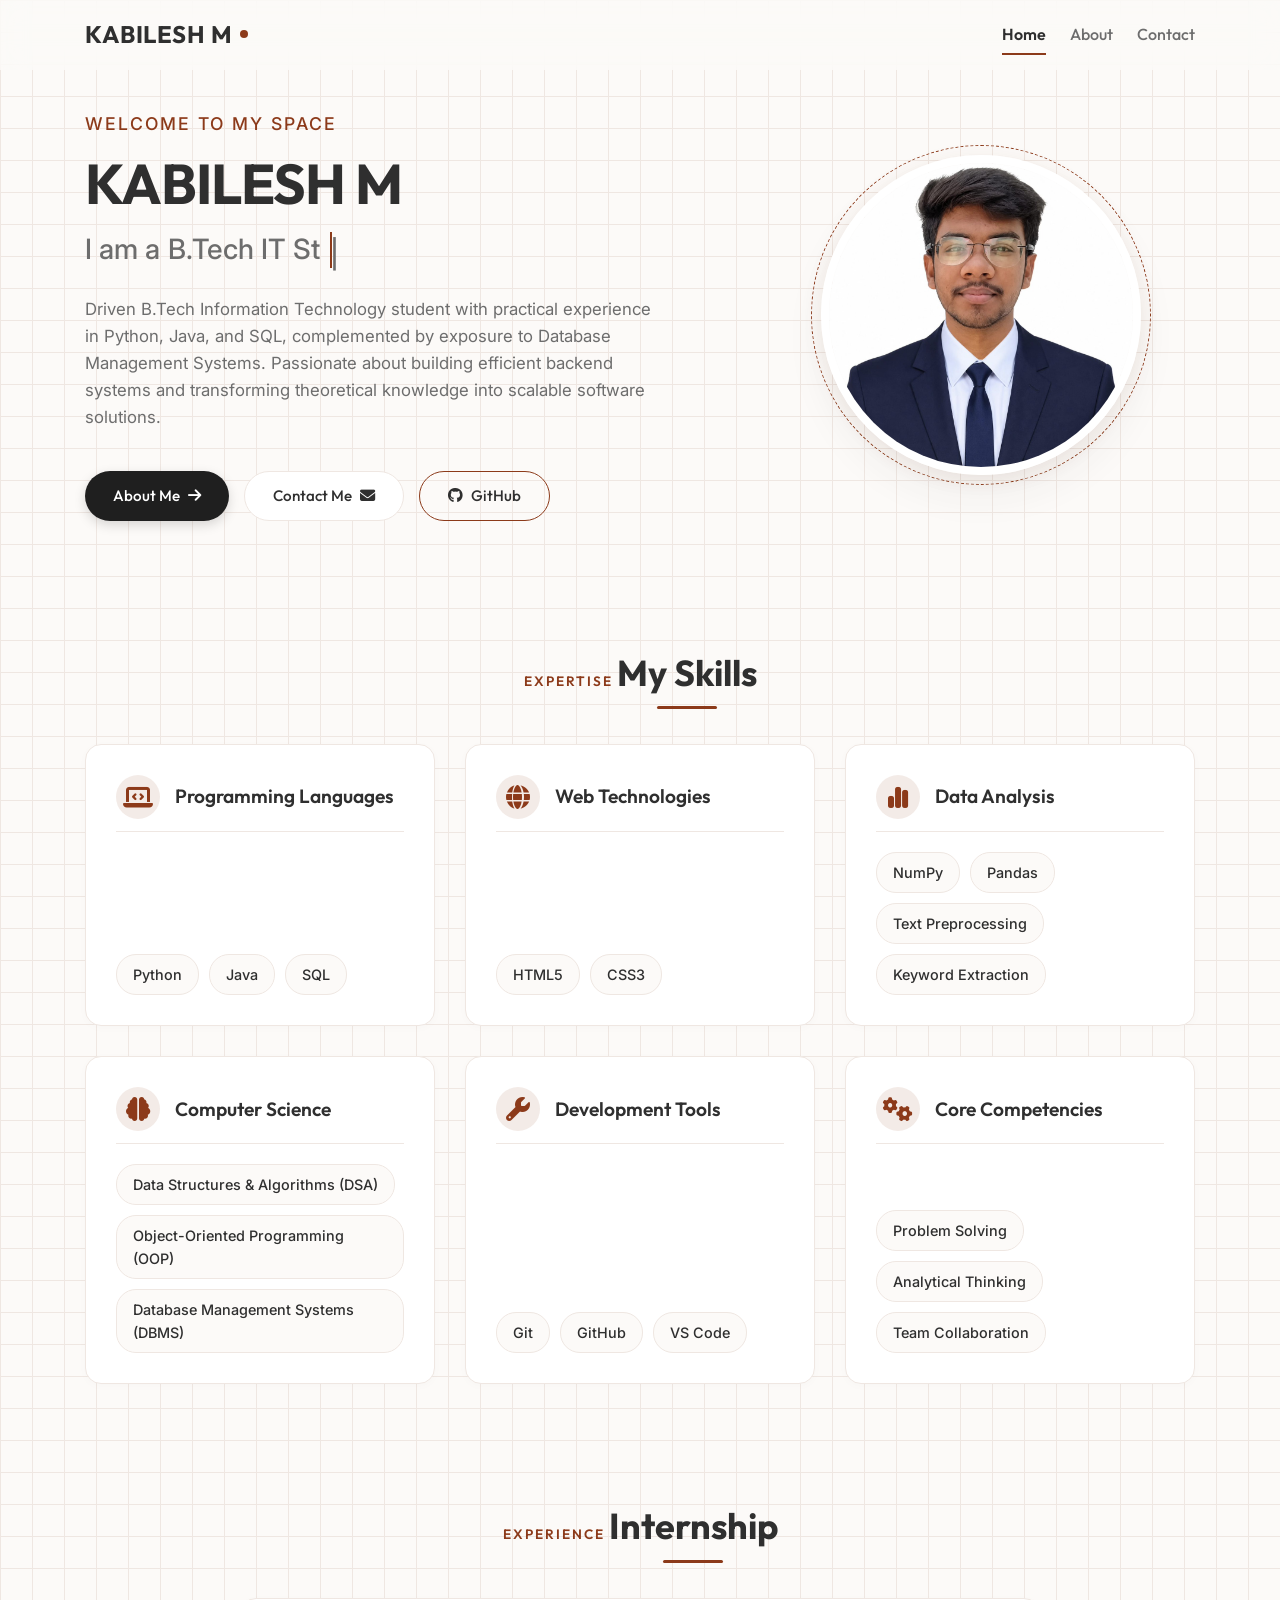
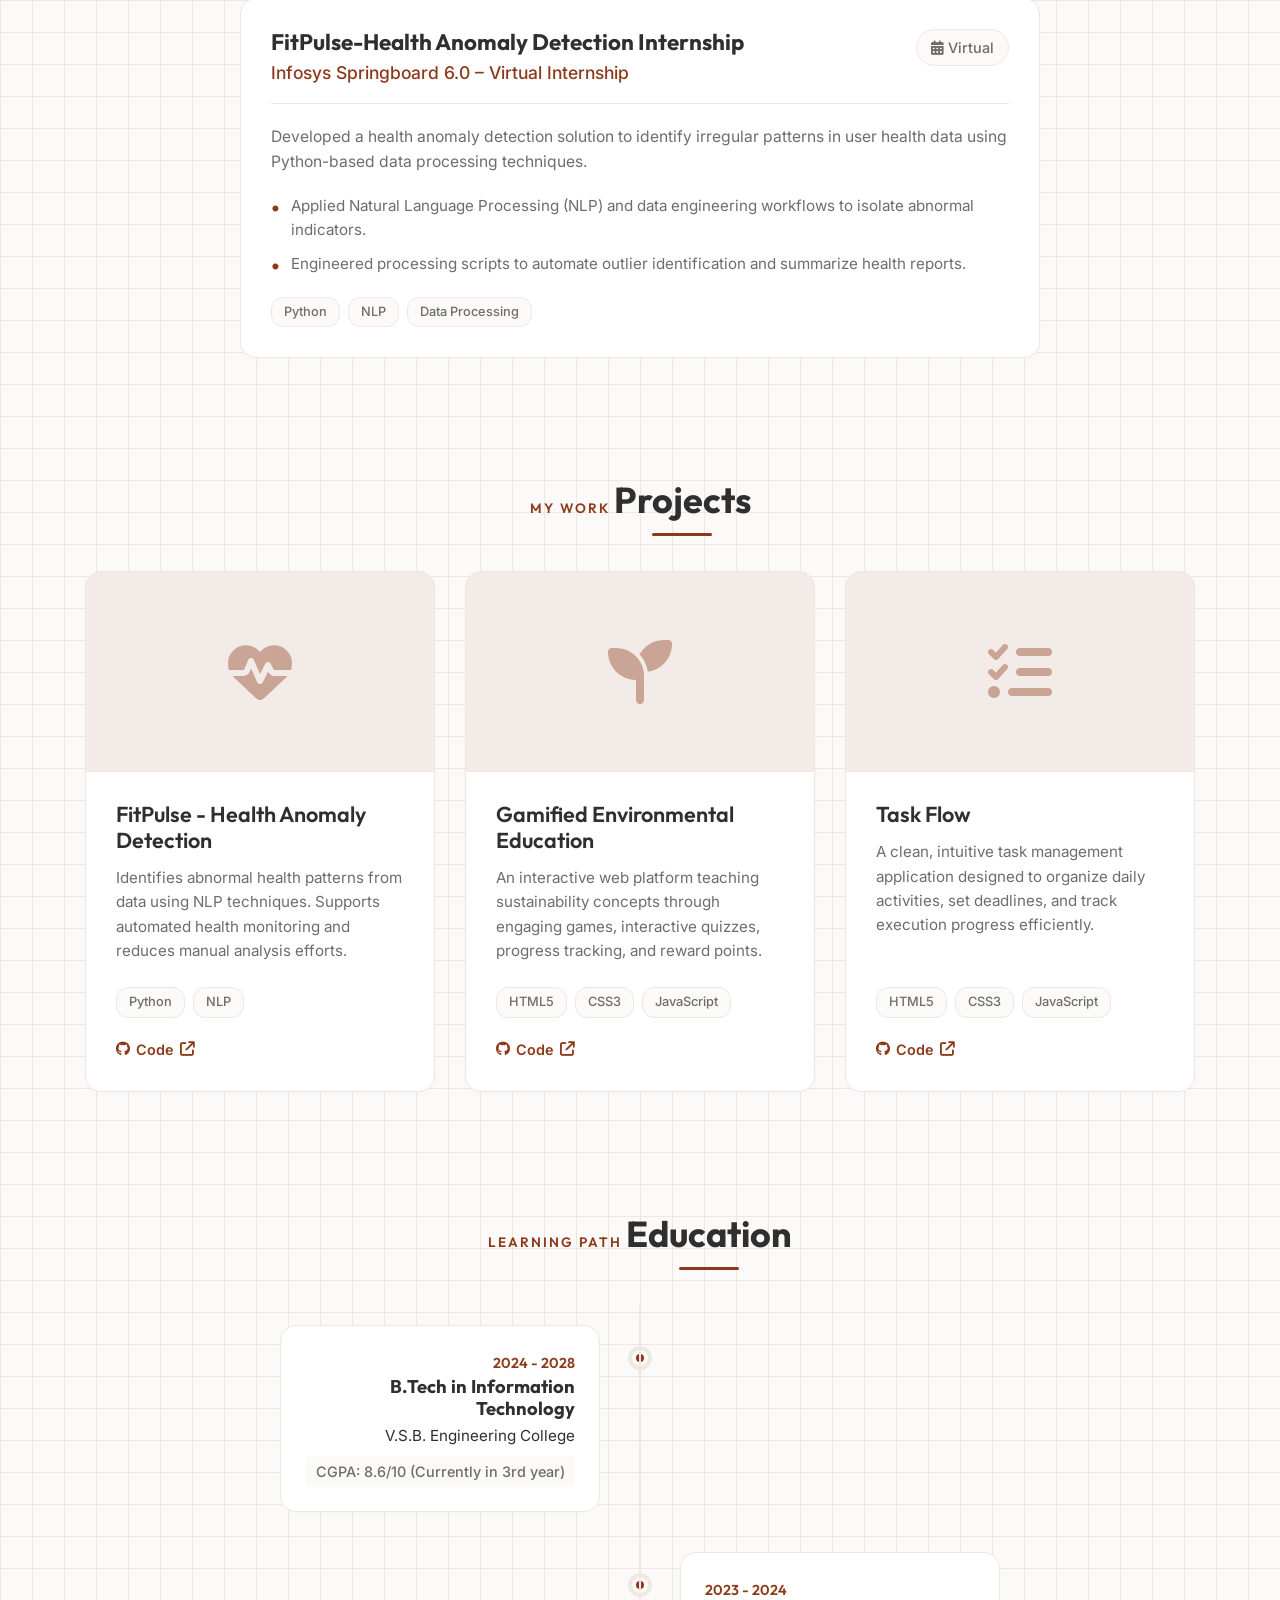
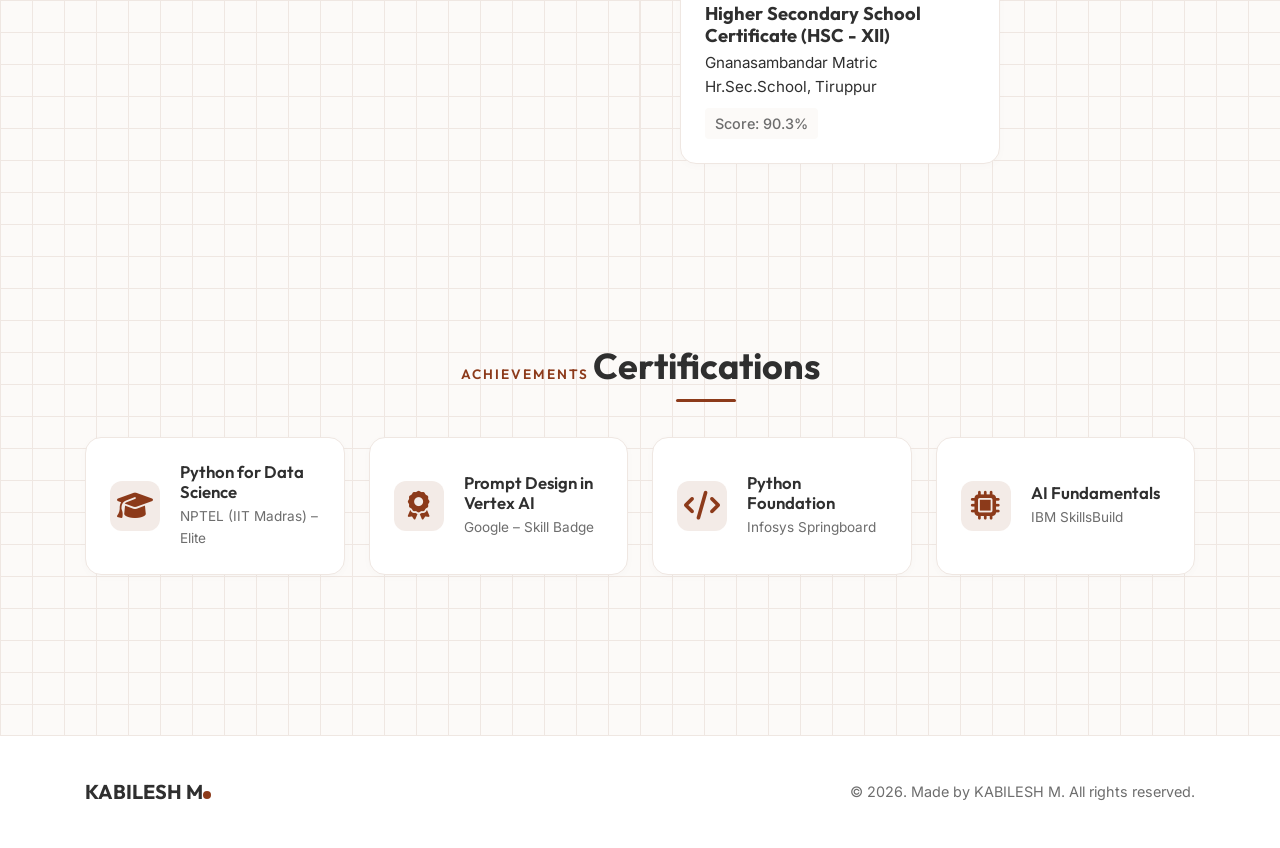
<file: index.html>
<!DOCTYPE html>
<html lang="en">
<head>
    <meta charset="UTF-8">
    <meta name="viewport" content="width=device-width, initial-scale=1.0">
    <meta name="description" content="Personal Portfolio Website of Kabilesh M - B.Tech Information Technology Student & Backend Enthusiast.">
    <title>Kabilesh M | Personal Portfolio</title>
    <!-- Font Awesome CDN -->
    <link rel="stylesheet" href="https://cdnjs.cloudflare.com/ajax/libs/font-awesome/6.4.0/css/all.min.css">
    <!-- Google Fonts is loaded in style.css -->
    <!-- Custom CSS -->
    <link rel="stylesheet" href="style.css">
</head>
<body>

    <!-- Page Transition Overlay -->
    <div class="page-transition-overlay" id="page-overlay"></div>

    <!-- Navigation Header -->
    <header class="header" id="header">
        <div class="container">
            <a href="index.html" class="logo">
                KABILESH M<span class="logo-dot"></span>
            </a>
            
            <nav class="nav-menu" id="nav-menu">
                <a href="index.html" class="nav-link active">Home</a>
                <a href="about.html" class="nav-link">About</a>
                <a href="contact.html" class="nav-link">Contact</a>
            </nav>

            <button class="hamburger" id="hamburger" aria-label="Toggle navigation menu">
                <span class="bar"></span>
                <span class="bar"></span>
                <span class="bar"></span>
            </button>
        </div>
    </header>

    <!-- Main Content -->
    <main>
        <!-- Hero Section -->
        <section class="section hero-section" id="home">
            <div class="container hero-grid">
                <div class="hero-content reveal">
                    <span class="hero-greeting">Welcome to my space</span>
                    <h1 class="hero-name">KABILESH M</h1>
                    <div class="hero-title">
                        I am a <span id="typing-text"></span><span class="typing-cursor">|</span>
                    </div>
                    <p class="hero-desc">
                        Driven B.Tech Information Technology student with practical experience in Python, Java, and SQL, complemented by exposure to Database Management Systems. Passionate about building efficient backend systems and transforming theoretical knowledge into scalable software solutions.
                    </p>
                    <div class="btn-group">
                        <a href="about.html" class="btn btn-primary">
                            About Me <i class="fa-solid fa-arrow-right"></i>
                        </a>
                        <a href="contact.html" class="btn btn-secondary">
                            Contact Me <i class="fa-solid fa-envelope"></i>
                        </a>
                        <a href="https://github.com/kabilesh21" target="_blank" class="btn btn-outline" rel="noopener noreferrer">
                            <i class="fa-brands fa-github"></i> GitHub
                        </a>
                    </div>
                </div>
                <div class="hero-img-container reveal delay-200">
                    <div class="hero-img-wrapper">
                        <img src="images/profile.jpg" alt="Kabilesh M Profile Photo" class="profile-img" id="profile-img">
                    </div>
                </div>
            </div>
        </section>

        <!-- Skills Section -->
        <section class="section" id="skills">
            <div class="container">
                <div class="section-header reveal">
                    <span class="section-tag">Expertise</span>
                    <h2 class="section-title">My Skills</h2>
                </div>
                
                <div class="skills-grid">
                    <!-- Programming Languages -->
                    <div class="card skills-card reveal">
                        <div class="skills-card-header">
                            <i class="fa-solid fa-laptop-code"></i>
                            <h3 class="skills-card-title">Programming Languages</h3>
                        </div>
                        <div class="skills-list">
                            <span class="skill-tag">Python</span>
                            <span class="skill-tag">Java</span>
                            <span class="skill-tag">SQL</span>
                        </div>
                    </div>

                    <!-- Web Technologies -->
                    <div class="card skills-card reveal delay-100">
                        <div class="skills-card-header">
                            <i class="fa-solid fa-globe"></i>
                            <h3 class="skills-card-title">Web Technologies</h3>
                        </div>
                        <div class="skills-list">
                            <span class="skill-tag">HTML5</span>
                            <span class="skill-tag">CSS3</span>
                        </div>
                    </div>

                    <!-- Data Analysis & Processing -->
                    <div class="card skills-card reveal delay-200">
                        <div class="skills-card-header">
                            <i class="fa-solid fa-chart-simple"></i>
                            <h3 class="skills-card-title">Data Analysis</h3>
                        </div>
                        <div class="skills-list">
                            <span class="skill-tag">NumPy</span>
                            <span class="skill-tag">Pandas</span>
                            <span class="skill-tag">Text Preprocessing</span>
                            <span class="skill-tag">Keyword Extraction</span>
                        </div>
                    </div>

                    <!-- CS Concepts -->
                    <div class="card skills-card reveal">
                        <div class="skills-card-header">
                            <i class="fa-solid fa-brain"></i>
                            <h3 class="skills-card-title">Computer Science</h3>
                        </div>
                        <div class="skills-list">
                            <span class="skill-tag">Data Structures & Algorithms (DSA)</span>
                            <span class="skill-tag">Object-Oriented Programming (OOP)</span>
                            <span class="skill-tag">Database Management Systems (DBMS)</span>
                        </div>
                    </div>

                    <!-- Development Tools -->
                    <div class="card skills-card reveal delay-100">
                        <div class="skills-card-header">
                            <i class="fa-solid fa-wrench"></i>
                            <h3 class="skills-card-title">Development Tools</h3>
                        </div>
                        <div class="skills-list">
                            <span class="skill-tag">Git</span>
                            <span class="skill-tag">GitHub</span>
                            <span class="skill-tag">VS Code</span>
                        </div>
                    </div>

                    <!-- Core Competencies -->
                    <div class="card skills-card reveal delay-200">
                        <div class="skills-card-header">
                            <i class="fa-solid fa-gears"></i>
                            <h3 class="skills-card-title">Core Competencies</h3>
                        </div>
                        <div class="skills-list">
                            <span class="skill-tag">Problem Solving</span>
                            <span class="skill-tag">Analytical Thinking</span>
                            <span class="skill-tag">Team Collaboration</span>
                        </div>
                    </div>
                </div>
            </div>
        </section>

        <!-- Internship Section -->
        <section class="section" id="internship">
            <div class="container">
                <div class="section-header reveal">
                    <span class="section-tag">Experience</span>
                    <h2 class="section-title">Internship</h2>
                </div>

                <div class="card internship-card reveal">
                    <div class="intern-header">
                        <div>
                            <h3 class="intern-role">FitPulse-Health Anomaly Detection Internship</h3>
                            <div class="intern-company">Infosys Springboard 6.0 – Virtual Internship</div>
                        </div>
                        <span class="intern-duration"><i class="fa-solid fa-calendar-days"></i> Virtual</span>
                    </div>
                    <div class="intern-body">
                        <p class="about-paragraph">
                            Developed a health anomaly detection solution to identify irregular patterns in user health data using Python-based data processing techniques.
                        </p>
                        <ul>
                            <li>Applied Natural Language Processing (NLP) and data engineering workflows to isolate abnormal indicators.</li>
                            <li>Engineered processing scripts to automate outlier identification and summarize health reports.</li>
                        </ul>
                        <div class="intern-tech">
                            <span class="project-tag">Python</span>
                            <span class="project-tag">NLP</span>
                            <span class="project-tag">Data Processing</span>
                        </div>
                    </div>
                </div>
            </div>
        </section>

        <!-- Projects Section -->
        <section class="section" id="projects">
            <div class="container">
                <div class="section-header reveal">
                    <span class="section-tag">My Work</span>
                    <h2 class="section-title">Projects</h2>
                </div>

                <div class="projects-grid">
                    <!-- Project 1 -->
                    <div class="card project-card reveal">
                        <div class="project-img-wrapper">
                            <i class="fa-solid fa-heart-pulse"></i>
                        </div>
                        <div class="project-info">
                            <h3 class="project-name">FitPulse - Health Anomaly Detection</h3>
                            <p class="project-desc">
                                Identifies abnormal health patterns from data using NLP techniques. Supports automated health monitoring and reduces manual analysis efforts.
                            </p>
                            <div class="project-tags">
                                <span class="project-tag">Python</span>
                                <span class="project-tag">NLP</span>
                            </div>
                            <div class="project-links">
                                <a href="https://github.com/kabilesh21" target="_blank" class="project-link" rel="noopener noreferrer">
                                    <i class="fa-brands fa-github"></i> Code <i class="fa-solid fa-arrow-up-right-from-square"></i>
                                </a>
                            </div>
                        </div>
                    </div>

                    <!-- Project 2 -->
                    <div class="card project-card reveal delay-100">
                        <div class="project-img-wrapper">
                            <i class="fa-solid fa-seedling"></i>
                        </div>
                        <div class="project-info">
                            <h3 class="project-name">Gamified Environmental Education</h3>
                            <p class="project-desc">
                                An interactive web platform teaching sustainability concepts through engaging games, interactive quizzes, progress tracking, and reward points.
                            </p>
                            <div class="project-tags">
                                <span class="project-tag">HTML5</span>
                                <span class="project-tag">CSS3</span>
                                <span class="project-tag">JavaScript</span>
                            </div>
                            <div class="project-links">
                                <a href="https://github.com/kabilesh21" target="_blank" class="project-link" rel="noopener noreferrer">
                                    <i class="fa-brands fa-github"></i> Code <i class="fa-solid fa-arrow-up-right-from-square"></i>
                                </a>
                            </div>
                        </div>
                    </div>

                    <!-- Project 3 -->
                    <div class="card project-card reveal delay-200">
                        <div class="project-img-wrapper">
                            <i class="fa-solid fa-list-check"></i>
                        </div>
                        <div class="project-info">
                            <h3 class="project-name">Task Flow</h3>
                            <p class="project-desc">
                                A clean, intuitive task management application designed to organize daily activities, set deadlines, and track execution progress efficiently.
                            </p>
                            <div class="project-tags">
                                <span class="project-tag">HTML5</span>
                                <span class="project-tag">CSS3</span>
                                <span class="project-tag">JavaScript</span>
                            </div>
                            <div class="project-links">
                                <a href="https://github.com/kabilesh21" target="_blank" class="project-link" rel="noopener noreferrer">
                                    <i class="fa-brands fa-github"></i> Code <i class="fa-solid fa-arrow-up-right-from-square"></i>
                                </a>
                            </div>
                        </div>
                    </div>
                </div>
            </div>
        </section>

        <!-- Education Section -->
        <section class="section" id="education">
            <div class="container">
                <div class="section-header reveal">
                    <span class="section-tag">Learning Path</span>
                    <h2 class="section-title">Education</h2>
                </div>

                <div class="timeline">
                    <!-- College -->
                    <div class="timeline-item reveal">
                        <div class="timeline-marker"></div>
                        <div class="timeline-content">
                            <span class="timeline-date">2024 - 2028</span>
                            <h3 class="timeline-degree">B.Tech in Information Technology</h3>
                            <p class="timeline-college">V.S.B. Engineering College</p>
                            <span class="timeline-grade">CGPA: 8.6/10 (Currently in 3rd year)</span>
                        </div>
                    </div>

                    <!-- School -->
                    <div class="timeline-item reveal delay-150">
                        <div class="timeline-marker"></div>
                        <div class="timeline-content">
                            <span class="timeline-date">2023 - 2024</span>
                            <h3 class="timeline-degree">Higher Secondary School Certificate (HSC - XII)</h3>
                            <p class="timeline-college">Gnanasambandar Matric Hr.Sec.School, Tiruppur</p>
                            <span class="timeline-grade">Score: 90.3%</span>
                        </div>
                    </div>
                </div>
            </div>
        </section>

        <!-- Certifications Section -->
        <section class="section" id="certifications">
            <div class="container">
                <div class="section-header reveal">
                    <span class="section-tag">Achievements</span>
                    <h2 class="section-title">Certifications</h2>
                </div>

                <div class="cert-grid">
                    <!-- NPTEL -->
                    <div class="card cert-card reveal">
                        <div class="cert-icon">
                            <i class="fa-solid fa-graduation-cap"></i>
                        </div>
                        <div class="cert-info">
                            <h3 class="cert-title">Python for Data Science</h3>
                            <p class="cert-org">NPTEL (IIT Madras) – Elite</p>
                        </div>
                    </div>

                    <!-- Google -->
                    <div class="card cert-card reveal delay-100">
                        <div class="cert-icon">
                            <i class="fa-solid fa-award"></i>
                        </div>
                        <div class="cert-info">
                            <h3 class="cert-title">Prompt Design in Vertex AI</h3>
                            <p class="cert-org">Google – Skill Badge</p>
                        </div>
                    </div>

                    <!-- Infosys -->
                    <div class="card cert-card reveal delay-200">
                        <div class="cert-icon">
                            <i class="fa-solid fa-code"></i>
                        </div>
                        <div class="cert-info">
                            <h3 class="cert-title">Python Foundation</h3>
                            <p class="cert-org">Infosys Springboard</p>
                        </div>
                    </div>

                    <!-- IBM -->
                    <div class="card cert-card reveal delay-300">
                        <div class="cert-icon">
                            <i class="fa-solid fa-microchip"></i>
                        </div>
                        <div class="cert-info">
                            <h3 class="cert-title">AI Fundamentals</h3>
                            <p class="cert-org">IBM SkillsBuild</p>
                        </div>
                    </div>
                </div>
            </div>
        </section>
    </main>

    <!-- Footer -->
    <footer class="footer">
        <div class="container">
            <div class="footer-logo">KABILESH M<span class="logo-dot"></span></div>
            <div class="footer-copy">
                &copy; <span id="current-year">2026</span>. Made by KABILESH M. All rights reserved.
            </div>
        </div>
    </footer>

    <!-- Back to Top -->
    <a href="#" class="back-to-top" id="back-to-top" aria-label="Back to Top">
        <i class="fa-solid fa-chevron-up"></i>
    </a>

    <!-- Custom JS -->
    <script src="script.js"></script>
</body>
</html>
</file>
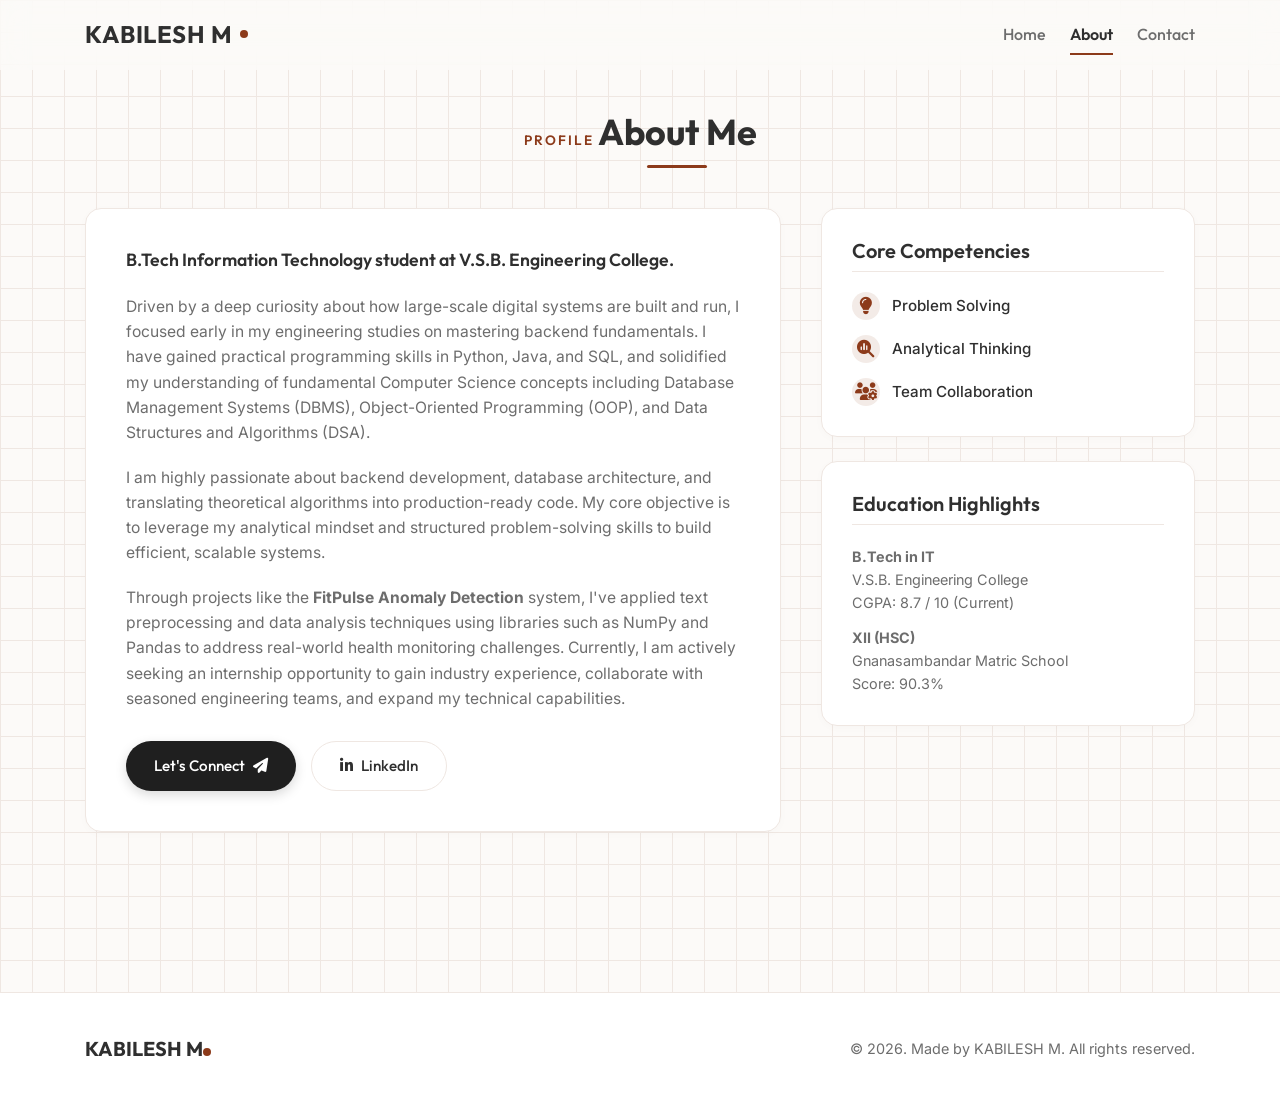
<file: about.html>
<!DOCTYPE html>
<html lang="en">
<head>
    <meta charset="UTF-8">
    <meta name="viewport" content="width=device-width, initial-scale=1.0">
    <meta name="description" content="About Kabilesh M - B.Tech Information Technology Student. Learn more about my professional goals, core competencies, and academic background.">
    <title>About Me | Kabilesh M</title>
    <!-- Font Awesome CDN -->
    <link rel="stylesheet" href="https://cdnjs.cloudflare.com/ajax/libs/font-awesome/6.4.0/css/all.min.css">
    <!-- Custom CSS -->
    <link rel="stylesheet" href="style.css">
</head>
<body>

    <!-- Page Transition Overlay -->
    <div class="page-transition-overlay" id="page-overlay"></div>

    <!-- Navigation Header -->
    <header class="header" id="header">
        <div class="container">
            <a href="index.html" class="logo">
                KABILESH M<span class="logo-dot"></span>
            </a>
            
            <nav class="nav-menu" id="nav-menu">
                <a href="index.html" class="nav-link">Home</a>
                <a href="about.html" class="nav-link active">About</a>
                <a href="contact.html" class="nav-link">Contact</a>
            </nav>

            <button class="hamburger" id="hamburger" aria-label="Toggle navigation menu">
                <span class="bar"></span>
                <span class="bar"></span>
                <span class="bar"></span>
            </button>
        </div>
    </header>

    <!-- Main Content -->
    <main class="section" style="padding-top: calc(var(--header-height) + 40px);">
        <div class="container">
            <div class="section-header reveal">
                <span class="section-tag">Profile</span>
                <h1 class="section-title">About Me</h1>
            </div>

            <div class="about-grid">
                <!-- Left: Biography and Summary -->
                <div class="card about-card reveal">
                    <h2 class="about-intro-text">
                        B.Tech Information Technology student at V.S.B. Engineering College.
                    </h2>
                    <p class="about-paragraph">
                        Driven by a deep curiosity about how large-scale digital systems are built and run, I focused early in my engineering studies on mastering backend fundamentals. I have gained practical programming skills in Python, Java, and SQL, and solidified my understanding of fundamental Computer Science concepts including Database Management Systems (DBMS), Object-Oriented Programming (OOP), and Data Structures and Algorithms (DSA).
                    </p>
                    <p class="about-paragraph">
                        I am highly passionate about backend development, database architecture, and translating theoretical algorithms into production-ready code. My core objective is to leverage my analytical mindset and structured problem-solving skills to build efficient, scalable systems.
                    </p>
                    <p class="about-paragraph">
                        Through projects like the <strong>FitPulse Anomaly Detection</strong> system, I've applied text preprocessing and data analysis techniques using libraries such as NumPy and Pandas to address real-world health monitoring challenges. Currently, I am actively seeking an internship opportunity to gain industry experience, collaborate with seasoned engineering teams, and expand my technical capabilities.
                    </p>
                    
                    <div class="btn-group" style="margin-top: 30px;">
                        <a href="contact.html" class="btn btn-primary">
                            Let's Connect <i class="fa-solid fa-paper-plane"></i>
                        </a>
                        <a href="https://linkedin.com/in/kabilesh-m-185a21377" target="_blank" class="btn btn-secondary" rel="noopener noreferrer">
                            <i class="fa-brands fa-linkedin-in"></i> LinkedIn
                        </a>
                    </div>
                </div>

                <!-- Right: Competencies and Quick Info -->
                <div class="about-side">
                    <!-- Core Qualities Card -->
                    <div class="card qualities-card reveal delay-150">
                        <h3 class="qualities-title">Core Competencies</h3>
                        <div class="qualities-list">
                            <!-- Quality 1 -->
                            <div class="quality-item">
                                <i class="fa-solid fa-lightbulb"></i>
                                <span class="quality-text">Problem Solving</span>
                            </div>
                            <!-- Quality 2 -->
                            <div class="quality-item">
                                <i class="fa-solid fa-magnifying-glass-chart"></i>
                                <span class="quality-text">Analytical Thinking</span>
                            </div>
                            <!-- Quality 3 -->
                            <div class="quality-item">
                                <i class="fa-solid fa-users-gear"></i>
                                <span class="quality-text">Team Collaboration</span>
                            </div>
                        </div>
                    </div>

                    <!-- Academic Info Card -->
                    <div class="card qualities-card reveal delay-250">
                        <h3 class="qualities-title">Education Highlights</h3>
                        <p class="about-paragraph" style="font-size: 0.9rem; margin-bottom: 12px;">
                            <strong>B.Tech in IT</strong><br>
                            V.S.B. Engineering College<br>
                            CGPA: 8.7 / 10 (Current)
                        </p>
                        <p class="about-paragraph" style="font-size: 0.9rem; margin-bottom: 0;">
                            <strong>XII (HSC)</strong><br>
                            Gnanasambandar Matric School<br>
                            Score: 90.3%
                        </p>
                    </div>
                </div>
            </div>
        </div>
    </main>

    <!-- Footer -->
    <footer class="footer">
        <div class="container">
            <div class="footer-logo">KABILESH M<span class="logo-dot"></span></div>
            <div class="footer-copy">
                &copy; <span id="current-year">2026</span>. Made by KABILESH M. All rights reserved.
            </div>
        </div>
    </footer>

    <!-- Back to Top -->
    <a href="#" class="back-to-top" id="back-to-top" aria-label="Back to Top">
        <i class="fa-solid fa-chevron-up"></i>
    </a>

    <!-- Custom JS -->
    <script src="script.js"></script>
</body>
</html>
</file>
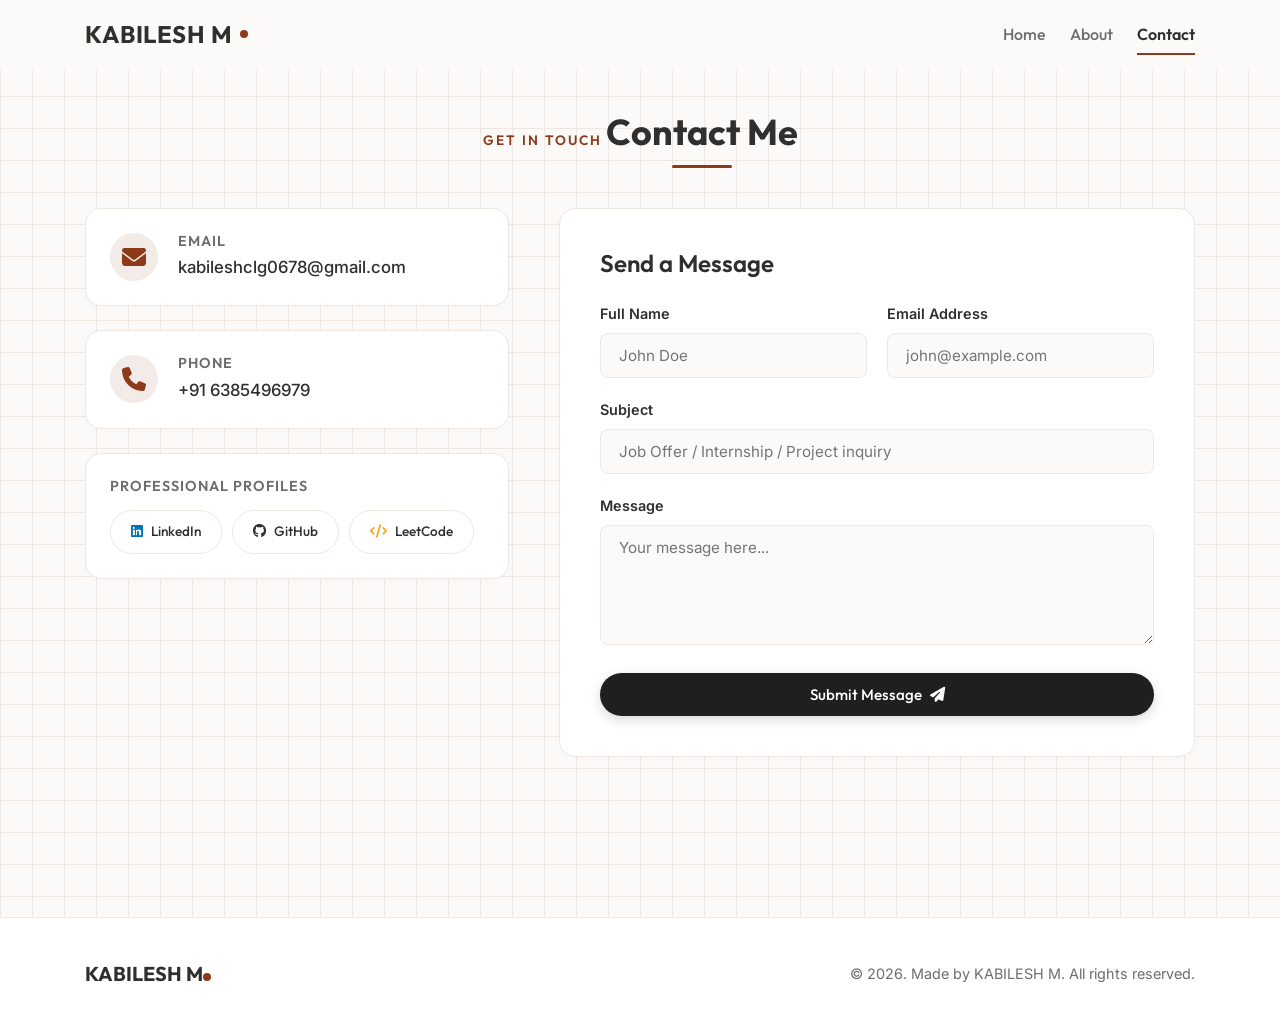
<file: contact.html>
<!DOCTYPE html>
<html lang="en">
<head>
    <meta charset="UTF-8">
    <meta name="viewport" content="width=device-width, initial-scale=1.0">
    <meta name="description" content="Contact Kabilesh M. Get in touch via email, phone, LinkedIn, GitHub, or send a message directly using the contact form.">
    <title>Contact Me | Kabilesh M</title>
    <!-- Font Awesome CDN -->
    <link rel="stylesheet" href="https://cdnjs.cloudflare.com/ajax/libs/font-awesome/6.4.0/css/all.min.css">
    <!-- Custom CSS -->
    <link rel="stylesheet" href="style.css">
</head>
<body>

    <!-- Page Transition Overlay -->
    <div class="page-transition-overlay" id="page-overlay"></div>

    <!-- Navigation Header -->
    <header class="header" id="header">
        <div class="container">
            <a href="index.html" class="logo">
                KABILESH M<span class="logo-dot"></span>
            </a>
            
            <nav class="nav-menu" id="nav-menu">
                <a href="index.html" class="nav-link">Home</a>
                <a href="about.html" class="nav-link">About</a>
                <a href="contact.html" class="nav-link active">Contact</a>
            </nav>

            <button class="hamburger" id="hamburger" aria-label="Toggle navigation menu">
                <span class="bar"></span>
                <span class="bar"></span>
                <span class="bar"></span>
            </button>
        </div>
    </header>

    <!-- Main Content -->
    <main class="section" style="padding-top: calc(var(--header-height) + 40px);">
        <div class="container">
            <div class="section-header reveal">
                <span class="section-tag">Get In Touch</span>
                <h1 class="section-title">Contact Me</h1>
            </div>

            <div class="contact-grid">
                <!-- Left: Contact Details -->
                <div class="contact-info-panel reveal">
                    <!-- Email Card -->
                    <div class="card contact-info-card">
                        <div class="contact-info-icon">
                            <i class="fa-solid fa-envelope"></i>
                        </div>
                        <div class="contact-info-details">
                            <h4>Email</h4>
                            <p><a href="mailto:kabileshclg0678@gmail.com">kabileshclg0678@gmail.com</a></p>
                        </div>
                    </div>

                    <!-- Phone Card -->
                    <div class="card contact-info-card">
                        <div class="contact-info-icon">
                            <i class="fa-solid fa-phone"></i>
                        </div>
                        <div class="contact-info-details">
                            <h4>Phone</h4>
                            <p><a href="tel:+916385496979">+91 6385496979</a></p>
                        </div>
                    </div>

                    <!-- Social / Dev Profiles Card -->
                    <div class="card contact-info-card" style="display: block;">
                        <h4 style="font-size: 0.9rem; text-transform: uppercase; letter-spacing: 1px; color: var(--text-secondary); margin-bottom: 15px;">Professional Profiles</h4>
                        <div class="btn-group" style="gap: 10px;">
                            <a href="https://linkedin.com/in/kabilesh-m-185a21377" target="_blank" class="btn btn-secondary" style="padding: 10px 20px; font-size: 0.85rem;" rel="noopener noreferrer">
                                <i class="fa-brands fa-linkedin" style="color: #0077b5;"></i> LinkedIn
                            </a>
                            <a href="https://github.com/kabilesh21" target="_blank" class="btn btn-secondary" style="padding: 10px 20px; font-size: 0.85rem;" rel="noopener noreferrer">
                                <i class="fa-brands fa-github"></i> GitHub
                            </a>
                            <a href="https://leetcode.com/u/kabi_lesh_678/" target="_blank" class="btn btn-secondary" style="padding: 10px 20px; font-size: 0.85rem;" rel="noopener noreferrer">
                                <i class="fa-solid fa-code" style="color: #ffa116;"></i> LeetCode
                            </a>
                        </div>
                    </div>
                </div>

                <!-- Right: Contact Form -->
                <div class="card contact-form-card reveal delay-150">
                    <h3 class="form-title">Send a Message</h3>
                    
                    <form id="contact-form">
                        <div class="form-group row">
                            <div>
                                <label for="name" class="form-label">Full Name</label>
                                <input type="text" id="name" class="form-control" placeholder="John Doe" required>
                            </div>
                            <div>
                                <label for="email" class="form-label">Email Address</label>
                                <input type="email" id="email" class="form-control" placeholder="john@example.com" required>
                            </div>
                        </div>

                        <div class="form-group">
                            <label for="subject" class="form-label">Subject</label>
                            <input type="text" id="subject" class="form-control" placeholder="Job Offer / Internship / Project inquiry" required>
                        </div>

                        <div class="form-group">
                            <label for="message" class="form-label">Message</label>
                            <textarea id="message" class="form-control" placeholder="Your message here..." required></textarea>
                        </div>

                        <button type="submit" class="btn btn-primary" style="width: 100%;">
                            Submit Message <i class="fa-solid fa-paper-plane"></i>
                        </button>

                        <div id="form-status" class="form-status"></div>
                    </form>
                </div>
            </div>
        </div>
    </main>

    <!-- Footer -->
    <footer class="footer">
        <div class="container">
            <div class="footer-logo">KABILESH M<span class="logo-dot"></span></div>
            <div class="footer-copy">
                &copy; <span id="current-year">2026</span>. Made by KABILESH M. All rights reserved.
            </div>
        </div>
    </footer>

    <!-- Back to Top -->
    <a href="#" class="back-to-top" id="back-to-top" aria-label="Back to Top">
        <i class="fa-solid fa-chevron-up"></i>
    </a>

    <!-- Custom JS -->
    <script src="script.js"></script>
</body>
</html>
</file>
<file: style.css>
/* ==========================================================================
   DESIGN SYSTEM & GLOBAL STYLES
   ========================================================================== */

@import url('https://fonts.googleapis.com/css2?family=Outfit:wght@300;400;500;600;700&family=Inter:wght@300;400;500;600&display=swap');

:root {
    /* Color Palette */
    --bg-color: #FCFAF8;
    --card-bg: #FFFFFF;
    --primary-color: #8C3A1A;
    --primary-hover: #6E2C11;
    --primary-light: rgba(140, 58, 26, 0.1);
    --text-color: #2F2F2F;
    --text-secondary: #6D6D6D;
    --border-color: #EFE7E2;
    
    /* Shadows */
    --shadow-sm: 0 2px 10px rgba(47, 47, 47, 0.02);
    --shadow-md: 0 10px 30px rgba(47, 47, 47, 0.04), 0 2px 12px rgba(140, 58, 26, 0.05);
    --shadow-lg: 0 20px 40px rgba(47, 47, 47, 0.06), 0 4px 20px rgba(140, 58, 26, 0.08);
    
    /* Typography */
    --font-primary: 'Outfit', sans-serif;
    --font-secondary: 'Inter', sans-serif;
    
    /* Layout Constants */
    --max-width: 1140px;
    --header-height: 70px;
    --border-radius-sm: 8px;
    --border-radius-md: 16px;
    --border-radius-lg: 24px;
    
    /* Transitions */
    --transition-fast: 0.2s cubic-bezier(0.4, 0, 0.2, 1);
    --transition-normal: 0.4s cubic-bezier(0.4, 0, 0.2, 1);
    --transition-slow: 0.8s cubic-bezier(0.4, 0, 0.2, 1);
}

/* Reset and Base Styles */
* {
    margin: 0;
    padding: 0;
    box-sizing: border-box;
}

html {
    scroll-behavior: smooth;
    scroll-padding-top: calc(var(--header-height) + 20px);
}

body {
    background-color: var(--bg-color);
    background-image: 
        linear-gradient(var(--border-color) 1px, transparent 1px),
        linear-gradient(90deg, var(--border-color) 1px, transparent 1px);
    background-size: 32px 32px;
    font-family: var(--font-secondary);
    color: var(--text-color);
    line-height: 1.6;
    overflow-x: hidden;
    -webkit-font-smoothing: antialiased;
}

h1, h2, h3, h4, h5, h6 {
    font-family: var(--font-primary);
    font-weight: 600;
    color: var(--text-color);
    line-height: 1.2;
}

a {
    text-decoration: none;
    color: inherit;
    transition: var(--transition-fast);
}

ul {
    list-style: none;
}

img {
    max-width: 100%;
    height: auto;
    display: block;
}

button, input, textarea {
    font-family: inherit;
    border: none;
    outline: none;
}

/* Utilities / Layout Containers */
.container {
    width: 90%;
    max-width: var(--max-width);
    margin: 0 auto;
    padding: 0 15px;
}

.section {
    padding: 60px 0;
    position: relative;
}

.section-header {
    text-align: center;
    margin-bottom: 35px;
}

.section-tag {
    font-size: 0.85rem;
    font-weight: 600;
    letter-spacing: 2px;
    text-transform: uppercase;
    color: var(--primary-color);
    margin-bottom: 12px;
    display: inline-block;
    font-family: var(--font-primary);
}

.section-title {
    font-size: 2.25rem;
    font-weight: 700;
    position: relative;
    padding-bottom: 15px;
    display: inline-block;
}

.section-title::after {
    content: '';
    position: absolute;
    bottom: 0;
    left: 50%;
    transform: translateX(-50%);
    width: 60px;
    height: 3px;
    background-color: var(--primary-color);
    border-radius: 2px;
}

/* Buttons */
.btn-group {
    display: flex;
    gap: 15px;
    flex-wrap: wrap;
}

.btn {
    display: inline-flex;
    align-items: center;
    justify-content: center;
    padding: 12px 28px;
    border-radius: 30px;
    font-family: var(--font-primary);
    font-weight: 500;
    font-size: 0.95rem;
    transition: var(--transition-fast);
    cursor: pointer;
    gap: 8px;
}

.btn-primary {
    background-color: #1F1F1F;
    color: #FFFFFF;
    box-shadow: 0 4px 12px rgba(0, 0, 0, 0.15);
}

.btn-primary:hover {
    background-color: var(--primary-color);
    color: #FFFFFF;
    transform: translateY(-2px);
    box-shadow: 0 6px 20px rgba(140, 58, 26, 0.3);
}

.btn-secondary {
    background-color: transparent;
    color: var(--text-color);
    border: 1px solid var(--border-color);
    background-color: var(--card-bg);
}

.btn-secondary:hover {
    background-color: var(--border-color);
    transform: translateY(-2px);
}

.btn-outline {
    background-color: transparent;
    color: var(--text-color);
    border: 1px solid var(--primary-color);
}

.btn-outline:hover {
    background-color: var(--primary-color);
    color: #FFFFFF;
    transform: translateY(-2px);
}

/* Cards global */
.card {
    background-color: var(--card-bg);
    border: 1px solid var(--border-color);
    border-radius: var(--border-radius-md);
    box-shadow: var(--shadow-sm);
    padding: 30px;
    transition: var(--transition-normal);
    position: relative;
    overflow: hidden;
}

.card:hover {
    transform: translateY(-5px);
    box-shadow: var(--shadow-md);
    border-color: rgba(232, 178, 152, 0.3);
}

/* ==========================================================================
   NAVIGATION BAR
   ========================================================================== */

.header {
    position: fixed;
    top: 0;
    left: 0;
    width: 100%;
    height: var(--header-height);
    background-color: rgba(252, 250, 248, 0.8);
    backdrop-filter: blur(12px);
    -webkit-backdrop-filter: blur(12px);
    border-bottom: 1px solid transparent;
    z-index: 1000;
    transition: var(--transition-fast);
}

.header.scrolled {
    height: 60px;
    border-bottom: 1px solid var(--border-color);
    background-color: rgba(252, 250, 248, 0.95);
    box-shadow: var(--shadow-sm);
}

.header .container {
    display: flex;
    align-items: center;
    justify-content: space-between;
    height: 100%;
}

.logo {
    font-family: var(--font-primary);
    font-size: 1.5rem;
    font-weight: 700;
    color: var(--text-color);
    letter-spacing: 0.5px;
    display: flex;
    align-items: center;
    gap: 8px;
}

.logo-dot {
    width: 8px;
    height: 8px;
    background-color: var(--primary-color);
    border-radius: 50%;
    display: inline-block;
}

.nav-menu {
    display: flex;
    align-items: center;
    gap: 24px;
}

.nav-link {
    font-family: var(--font-primary);
    font-weight: 500;
    font-size: 1rem;
    color: var(--text-secondary);
    position: relative;
    padding: 8px 0;
}

.nav-link:hover {
    color: var(--text-color);
}

.nav-link::after {
    content: '';
    position: absolute;
    bottom: 0;
    left: 0;
    width: 0;
    height: 2px;
    background-color: var(--primary-color);
    transition: var(--transition-fast);
}

.nav-link:hover::after,
.nav-link.active::after {
    width: 100%;
}

.nav-link.active {
    color: var(--text-color);
    font-weight: 600;
}

/* Hamburger Menu */
.hamburger {
    display: none;
    cursor: pointer;
    background: none;
    padding: 10px;
}

.bar {
    display: block;
    width: 25px;
    height: 2px;
    margin: 5px auto;
    background-color: var(--text-color);
    transition: var(--transition-fast);
}

/* ==========================================================================
   HERO SECTION
   ========================================================================== */

.hero-section {
    padding-top: var(--header-height);
    padding-bottom: 30px;
}

.hero-grid {
    display: grid;
    grid-template-columns: 1.2fr 0.8fr;
    gap: 40px;
    align-items: center;
    min-height: auto;
    padding-top: 40px;
    padding-bottom: 40px;
}

.hero-content {
    display: flex;
    flex-direction: column;
    justify-content: center;
}

.hero-greeting {
    font-size: 1.1rem;
    font-weight: 500;
    color: var(--primary-color);
    text-transform: uppercase;
    letter-spacing: 2px;
    margin-bottom: 12px;
}

.hero-name {
    font-size: 3.5rem;
    font-weight: 700;
    margin-bottom: 10px;
    letter-spacing: -1px;
}

.hero-title {
    font-size: 1.75rem;
    color: var(--text-secondary);
    margin-bottom: 24px;
    font-weight: 500;
    display: flex;
    align-items: center;
    gap: 8px;
}

.typing-cursor {
    display: inline-block;
    width: 2px;
    height: 1.3em;
    background-color: var(--primary-color);
    margin-left: 2px;
    animation: blink 0.8s infinite;
}

.hero-desc {
    font-size: 1.05rem;
    color: var(--text-secondary);
    margin-bottom: 40px;
    max-width: 580px;
}

.hero-img-container {
    display: flex;
    justify-content: center;
    align-items: center;
}

.hero-img-wrapper {
    position: relative;
    width: 320px;
    height: 320px;
}

.hero-img-wrapper::before {
    content: '';
    position: absolute;
    top: -10px;
    left: -10px;
    right: -10px;
    bottom: -10px;
    border-radius: 50%;
    border: 1px dashed var(--primary-color);
    animation: rotate 20s linear infinite;
    z-index: 1;
}

.profile-img {
    width: 100%;
    height: 100%;
    border-radius: 50%;
    object-fit: cover;
    border: 8px solid var(--card-bg);
    box-shadow: var(--shadow-lg);
    position: relative;
    z-index: 2;
    animation: float 6s ease-in-out infinite;
}

/* ==========================================================================
   SKILLS SECTION
   ========================================================================== */

.skills-grid {
    display: grid;
    grid-template-columns: repeat(auto-fit, minmax(320px, 1fr));
    gap: 30px;
}

.skills-card {
    display: flex;
    flex-direction: column;
}

.skills-card-header {
    display: flex;
    align-items: center;
    gap: 15px;
    margin-bottom: 20px;
    padding-bottom: 12px;
    border-bottom: 1px solid var(--border-color);
}

.skills-card-header i {
    font-size: 1.5rem;
    color: var(--primary-color);
    background-color: var(--primary-light);
    width: 44px;
    height: 44px;
    display: flex;
    align-items: center;
    justify-content: center;
    border-radius: 50%;
}

.skills-card-title {
    font-size: 1.2rem;
    font-weight: 600;
}

.skills-list {
    display: flex;
    flex-wrap: wrap;
    gap: 10px;
    margin-top: auto;
}

.skill-tag {
    background-color: var(--bg-color);
    border: 1px solid var(--border-color);
    color: var(--text-color);
    padding: 8px 16px;
    border-radius: 20px;
    font-size: 0.9rem;
    font-weight: 500;
    transition: var(--transition-fast);
}

.skill-tag:hover {
    background-color: var(--primary-color);
    color: #FFFFFF;
    border-color: var(--primary-color);
    transform: translateY(-2px);
}

/* ==========================================================================
   PROJECTS SECTION
   ========================================================================== */

.projects-grid {
    display: grid;
    grid-template-columns: repeat(auto-fit, minmax(340px, 1fr));
    gap: 30px;
}

.project-card {
    height: 100%;
    display: flex;
    flex-direction: column;
    padding: 0;
}

.project-img-wrapper {
    position: relative;
    height: 200px;
    overflow: hidden;
    background-color: var(--primary-light);
    display: flex;
    align-items: center;
    justify-content: center;
    border-bottom: 1px solid var(--border-color);
}

.project-img-wrapper i {
    font-size: 4rem;
    color: var(--primary-color);
    opacity: 0.4;
    transition: var(--transition-normal);
}

.project-card:hover .project-img-wrapper i {
    transform: scale(1.1);
    opacity: 0.6;
}

.project-info {
    padding: 30px;
    display: flex;
    flex-direction: column;
    flex-grow: 1;
}

.project-name {
    font-size: 1.35rem;
    margin-bottom: 12px;
}

.project-desc {
    color: var(--text-secondary);
    font-size: 0.95rem;
    margin-bottom: 24px;
    flex-grow: 1;
}

.project-tags {
    display: flex;
    flex-wrap: wrap;
    gap: 8px;
    margin-bottom: 20px;
}

.project-tag {
    font-size: 0.8rem;
    font-weight: 500;
    background-color: var(--bg-color);
    border: 1px solid var(--border-color);
    padding: 4px 12px;
    border-radius: 12px;
    color: var(--text-secondary);
}

.project-links {
    display: flex;
    gap: 15px;
    margin-top: auto;
}

.project-link {
    font-size: 0.9rem;
    font-weight: 600;
    color: var(--primary-color);
    display: flex;
    align-items: center;
    gap: 6px;
}

.project-link:hover {
    color: var(--primary-hover);
}

/* ==========================================================================
   INTERNSHIP SECTION
   ========================================================================== */

.internship-card {
    max-width: 800px;
    margin: 0 auto;
}

.intern-header {
    display: flex;
    justify-content: space-between;
    align-items: flex-start;
    flex-wrap: wrap;
    gap: 15px;
    margin-bottom: 20px;
    padding-bottom: 15px;
    border-bottom: 1px solid var(--border-color);
}

.intern-role {
    font-size: 1.4rem;
    font-weight: 700;
}

.intern-company {
    font-size: 1.1rem;
    color: var(--primary-color);
    font-weight: 500;
    margin-top: 4px;
}

.intern-duration {
    font-size: 0.9rem;
    color: var(--text-secondary);
    background-color: var(--bg-color);
    padding: 6px 14px;
    border-radius: 20px;
    border: 1px solid var(--border-color);
    font-weight: 500;
}

.intern-body ul {
    margin-top: 15px;
}

.intern-body li {
    position: relative;
    padding-left: 20px;
    margin-bottom: 10px;
    color: var(--text-secondary);
    font-size: 0.95rem;
}

.intern-body li::before {
    content: '•';
    color: var(--primary-color);
    font-weight: bold;
    font-size: 1.2rem;
    position: absolute;
    left: 0;
    top: -2px;
}

.intern-tech {
    display: flex;
    flex-wrap: wrap;
    gap: 8px;
    margin-top: 20px;
}

/* ==========================================================================
   EDUCATION SECTION (Vertical Timeline)
   ========================================================================== */

.timeline {
    position: relative;
    max-width: 800px;
    margin: 0 auto;
    padding: 20px 0;
}

.timeline::after {
    content: '';
    position: absolute;
    width: 2px;
    background-color: var(--border-color);
    top: 0;
    bottom: 0;
    left: 50%;
    margin-left: -1px;
}

.timeline-item {
    position: relative;
    width: 50%;
    padding: 0 40px;
    margin-bottom: 40px;
}

.timeline-item:nth-child(odd) {
    left: 0;
    text-align: right;
}

.timeline-item:nth-child(even) {
    left: 50%;
}

.timeline-marker {
    position: absolute;
    width: 16px;
    height: 16px;
    border-radius: 50%;
    background-color: var(--primary-color);
    border: 4px solid var(--bg-color);
    top: 25px;
    z-index: 1;
    box-shadow: 0 0 0 4px var(--border-color);
}

.timeline-item:nth-child(odd) .timeline-marker {
    right: -8px;
}

.timeline-item:nth-child(even) .timeline-marker {
    left: -8px;
}

.timeline-content {
    background-color: var(--card-bg);
    border: 1px solid var(--border-color);
    border-radius: var(--border-radius-md);
    padding: 24px;
    box-shadow: var(--shadow-sm);
    transition: var(--transition-normal);
}

.timeline-item:hover .timeline-content {
    transform: translateY(-3px);
    box-shadow: var(--shadow-md);
    border-color: rgba(232, 178, 152, 0.3);
}

.timeline-date {
    font-size: 0.9rem;
    font-weight: 600;
    color: var(--primary-color);
    margin-bottom: 8px;
    font-family: var(--font-primary);
}

.timeline-degree {
    font-size: 1.15rem;
    font-weight: 700;
    margin-bottom: 4px;
}

.timeline-college {
    font-size: 0.95rem;
    color: var(--text-color);
    margin-bottom: 8px;
}

.timeline-grade {
    font-size: 0.9rem;
    color: var(--text-secondary);
    font-weight: 500;
    background-color: var(--bg-color);
    padding: 4px 10px;
    border-radius: 4px;
    display: inline-block;
}

/* ==========================================================================
   CERTIFICATIONS SECTION
   ========================================================================== */

.cert-grid {
    display: grid;
    grid-template-columns: repeat(auto-fit, minmax(250px, 1fr));
    gap: 24px;
}

.cert-card {
    display: flex;
    align-items: center;
    gap: 20px;
    padding: 24px;
}

.cert-icon {
    font-size: 1.8rem;
    color: var(--primary-color);
    background-color: var(--primary-light);
    width: 50px;
    height: 50px;
    border-radius: 12px;
    display: flex;
    align-items: center;
    justify-content: center;
    flex-shrink: 0;
}

.cert-info {
    flex-grow: 1;
}

.cert-title {
    font-size: 1.05rem;
    font-weight: 600;
    margin-bottom: 4px;
}

.cert-org {
    font-size: 0.85rem;
    color: var(--text-secondary);
}

/* ==========================================================================
   ABOUT PAGE EXTRAS
   ========================================================================== */

.about-grid {
    display: grid;
    grid-template-columns: 1.3fr 0.7fr;
    gap: 40px;
    margin-top: 40px;
}

.about-card {
    padding: 40px;
}

.about-intro-text {
    font-size: 1.1rem;
    color: var(--text-color);
    margin-bottom: 24px;
}

.about-paragraph {
    color: var(--text-secondary);
    margin-bottom: 20px;
    font-size: 0.98rem;
}

.about-side {
    display: flex;
    flex-direction: column;
    gap: 24px;
}

.qualities-card {
    padding: 30px;
}

.qualities-title {
    font-size: 1.25rem;
    margin-bottom: 20px;
    padding-bottom: 8px;
    border-bottom: 1px solid var(--border-color);
}

.qualities-list {
    display: flex;
    flex-direction: column;
    gap: 15px;
}

.quality-item {
    display: flex;
    align-items: center;
    gap: 12px;
}

.quality-item i {
    color: var(--primary-color);
    font-size: 1.1rem;
    background-color: var(--primary-light);
    width: 28px;
    height: 28px;
    display: flex;
    align-items: center;
    justify-content: center;
    border-radius: 50%;
}

.quality-text {
    font-size: 0.95rem;
    font-weight: 500;
    color: var(--text-color);
}

/* ==========================================================================
   CONTACT PAGE & FORM
   ========================================================================== */

.contact-grid {
    display: grid;
    grid-template-columns: 0.8fr 1.2fr;
    gap: 50px;
    margin-top: 40px;
}

.contact-info-panel {
    display: flex;
    flex-direction: column;
    gap: 24px;
}

.contact-info-card {
    display: flex;
    align-items: center;
    gap: 20px;
    padding: 24px;
}

.contact-info-icon {
    font-size: 1.5rem;
    color: var(--primary-color);
    background-color: var(--primary-light);
    width: 48px;
    height: 48px;
    border-radius: 50%;
    display: flex;
    align-items: center;
    justify-content: center;
    flex-shrink: 0;
}

.contact-info-details h4 {
    font-size: 0.9rem;
    text-transform: uppercase;
    letter-spacing: 1px;
    color: var(--text-secondary);
    margin-bottom: 4px;
}

.contact-info-details p, .contact-info-details a {
    font-size: 1.05rem;
    font-weight: 500;
    color: var(--text-color);
    word-break: break-all;
}

.contact-info-details a:hover {
    color: var(--primary-color);
}

.contact-form-card {
    padding: 40px;
}

.form-title {
    font-size: 1.5rem;
    margin-bottom: 24px;
}

.form-group {
    margin-bottom: 20px;
}

.form-group.row {
    display: grid;
    grid-template-columns: 1fr 1fr;
    gap: 20px;
}

.form-label {
    display: block;
    font-size: 0.9rem;
    font-weight: 600;
    margin-bottom: 8px;
    color: var(--text-color);
}

.form-control {
    width: 100%;
    padding: 12px 18px;
    background-color: var(--bg-color);
    border: 1px solid var(--border-color);
    border-radius: var(--border-radius-sm);
    color: var(--text-color);
    font-size: 0.95rem;
    transition: var(--transition-fast);
}

.form-control:focus {
    border-color: var(--primary-color);
    background-color: #FFFFFF;
    box-shadow: 0 0 0 3px rgba(232, 178, 152, 0.1);
}

textarea.form-control {
    resize: vertical;
    min-height: 120px;
}

.form-status {
    margin-top: 15px;
    padding: 12px;
    border-radius: var(--border-radius-sm);
    font-size: 0.9rem;
    display: none;
}

.form-status.success {
    display: block;
    background-color: rgba(46, 204, 113, 0.1);
    color: #27ae60;
    border: 1px solid rgba(46, 204, 113, 0.2);
}

.form-status.error {
    display: block;
    background-color: rgba(231, 76, 60, 0.1);
    color: #c0392b;
    border: 1px solid rgba(231, 76, 60, 0.2);
}

/* ==========================================================================
   FOOTER
   ========================================================================== */

.footer {
    background-color: var(--card-bg);
    border-top: 1px solid var(--border-color);
    padding: 40px 0;
    margin-top: 100px;
}

.footer .container {
    display: flex;
    justify-content: space-between;
    align-items: center;
    flex-wrap: wrap;
    gap: 20px;
}

.footer-logo {
    font-family: var(--font-primary);
    font-size: 1.25rem;
    font-weight: 700;
}

.footer-copy {
    color: var(--text-secondary);
    font-size: 0.9rem;
}

/* Back to Top Button */
.back-to-top {
    position: fixed;
    bottom: 30px;
    right: 30px;
    width: 44px;
    height: 44px;
    background-color: var(--primary-color);
    color: #FFFFFF;
    border-radius: 50%;
    display: flex;
    align-items: center;
    justify-content: center;
    box-shadow: 0 4px 10px rgba(232, 178, 152, 0.3);
    cursor: pointer;
    opacity: 0;
    visibility: hidden;
    transition: var(--transition-fast);
    z-index: 99;
}

.back-to-top.active {
    opacity: 1;
    visibility: visible;
}

.back-to-top:hover {
    background-color: var(--primary-hover);
    transform: translateY(-3px);
}

/* ==========================================================================
   ANIMATIONS & TRANSITIONS (SCROLL REVEAL)
   ========================================================================== */

/* Keyframe animations */
@keyframes float {
    0% {
        transform: translateY(0px);
    }
    50% {
        transform: translateY(-12px);
    }
    100% {
        transform: translateY(0px);
    }
}

@keyframes rotate {
    from {
        transform: rotate(0deg);
    }
    to {
        transform: rotate(360deg);
    }
}

@keyframes blink {
    from, to {
        background-color: transparent;
    }
    50% {
        background-color: var(--primary-color);
    }
}

/* Scroll reveal initial states */
.reveal {
    opacity: 0;
    transform: translateY(30px);
    transition: opacity 0.8s cubic-bezier(0.4, 0, 0.2, 1), transform 0.8s cubic-bezier(0.4, 0, 0.2, 1);
}

.reveal.active {
    opacity: 1;
    transform: translateY(0);
}

/* Stagger delay classes for grid items */
.delay-100 { transition-delay: 100ms; }
.delay-200 { transition-delay: 200ms; }
.delay-300 { transition-delay: 300ms; }
.delay-400 { transition-delay: 400ms; }

/* Page transition overlay */
.page-transition-overlay {
    position: fixed;
    top: 0;
    left: 0;
    width: 100%;
    height: 100%;
    background-color: var(--bg-color);
    z-index: 9999;
    transition: opacity 0.4s ease;
    pointer-events: none;
    opacity: 1;
}

/* ==========================================================================
   RESPONSIVE MEDIA QUERIES
   ========================================================================== */

@media (max-width: 1024px) {
    .hero-name {
        font-size: 3rem;
    }
    .hero-grid {
        gap: 40px;
    }
}

@media (max-width: 768px) {
    /* Navbar Mobile view */
    .hamburger {
        display: block;
    }

    .hamburger.active .bar:nth-child(2) {
        opacity: 0;
    }

    .hamburger.active .bar:nth-child(1) {
        transform: translateY(7px) rotate(45deg);
    }

    .hamburger.active .bar:nth-child(3) {
        transform: translateY(-7px) rotate(-45deg);
    }

    .nav-menu {
        position: fixed;
        left: -100%;
        top: var(--header-height);
        flex-direction: column;
        background-color: var(--bg-color);
        width: 100%;
        height: calc(100vh - var(--header-height));
        text-align: center;
        transition: 0.3s;
        box-shadow: 0 10px 15px rgba(0, 0, 0, 0.05);
        gap: 24px;
        padding-top: 40px;
        border-top: 1px solid var(--border-color);
    }

    .nav-menu.active {
        left: 0;
    }

    /* Hero section */
    .hero-grid {
        grid-template-columns: 1fr;
        text-align: center;
        gap: 30px;
        padding-top: 50px;
        padding-bottom: 30px;
    }

    .hero-content {
        align-items: center;
    }

    .hero-title {
        justify-content: center;
    }

    .btn-group {
        justify-content: center;
    }

    .hero-img-wrapper {
        width: 260px;
        height: 260px;
    }

    /* Timeline center-line fix for single side */
    .timeline::after {
        left: 31px;
    }

    .timeline-item {
        width: 100%;
        padding-left: 55px;
        padding-right: 0;
        margin-bottom: 30px;
    }

    .timeline-item:nth-child(odd) {
        text-align: left;
        left: 0;
    }

    .timeline-item:nth-child(even) {
        left: 0;
    }

    .timeline-item:nth-child(odd) .timeline-marker,
    .timeline-item:nth-child(even) .timeline-marker {
        left: 23px;
        right: auto;
    }

    /* About and Contact grids */
    .about-grid, .contact-grid {
        grid-template-columns: 1fr;
        gap: 30px;
    }

    .about-side {
        order: -1;
    }

    .form-group.row {
        grid-template-columns: 1fr;
        gap: 0;
    }
}

@media (max-width: 480px) {
    .section {
        padding: 60px 0;
    }
    
    .hero-name {
        font-size: 2.25rem;
    }

    .hero-title {
        font-size: 1.4rem;
    }

    .hero-img-wrapper {
        width: 220px;
        height: 220px;
    }

    .skills-grid {
        grid-template-columns: 1fr;
    }

    .projects-grid {
        grid-template-columns: 1fr;
    }

    .cert-grid {
        grid-template-columns: 1fr;
    }

    .footer .container {
        flex-direction: column;
        text-align: center;
    }
}
</file>
